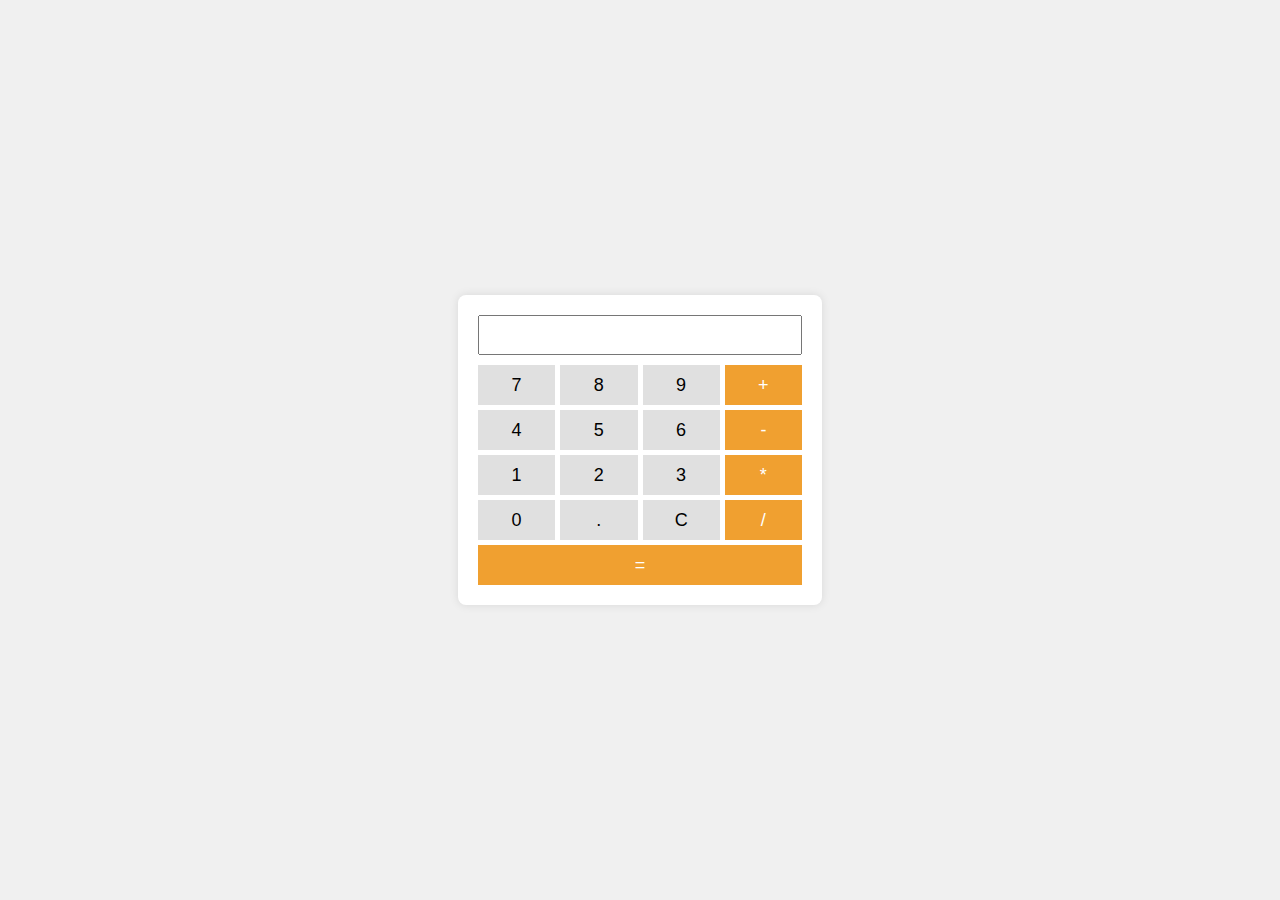
<file: Calculator/index.html>
<!DOCTYPE html>
<html lang="en">
<head>
    <meta charset="UTF-8">
    <meta name="viewport" content="width=device-width, initial-scale=1.0">
    <title>Simple Calculator</title>
    <link rel="stylesheet" href="style.css">
</head>
<body>
    <div class="calculator">
        <input type="text" id="display" readonly>
        <div class="buttons">
            <button onclick="appendToDisplay('7')">7</button>
            <button onclick="appendToDisplay('8')">8</button>
            <button onclick="appendToDisplay('9')">9</button>
            <button class="operator" onclick="appendToDisplay('+')">+</button>
            <button onclick="appendToDisplay('4')">4</button>
            <button onclick="appendToDisplay('5')">5</button>
            <button onclick="appendToDisplay('6')">6</button>
            <button class="operator" onclick="appendToDisplay('-')">-</button>
            <button onclick="appendToDisplay('1')">1</button>
            <button onclick="appendToDisplay('2')">2</button>
            <button onclick="appendToDisplay('3')">3</button>
            <button class="operator" onclick="appendToDisplay('*')">*</button>
            <button onclick="appendToDisplay('0')">0</button>
            <button onclick="appendToDisplay('.')">.</button>
            <button onclick="clearDisplay()">C</button>
            <button class="operator" onclick="appendToDisplay('/')">/</button>
            <button class="operator" onclick="calculate()" style="grid-column: span 4;">=</button>
        </div>
    </div>
    <script src="index.js"></script>
</body>
</html>
</file>
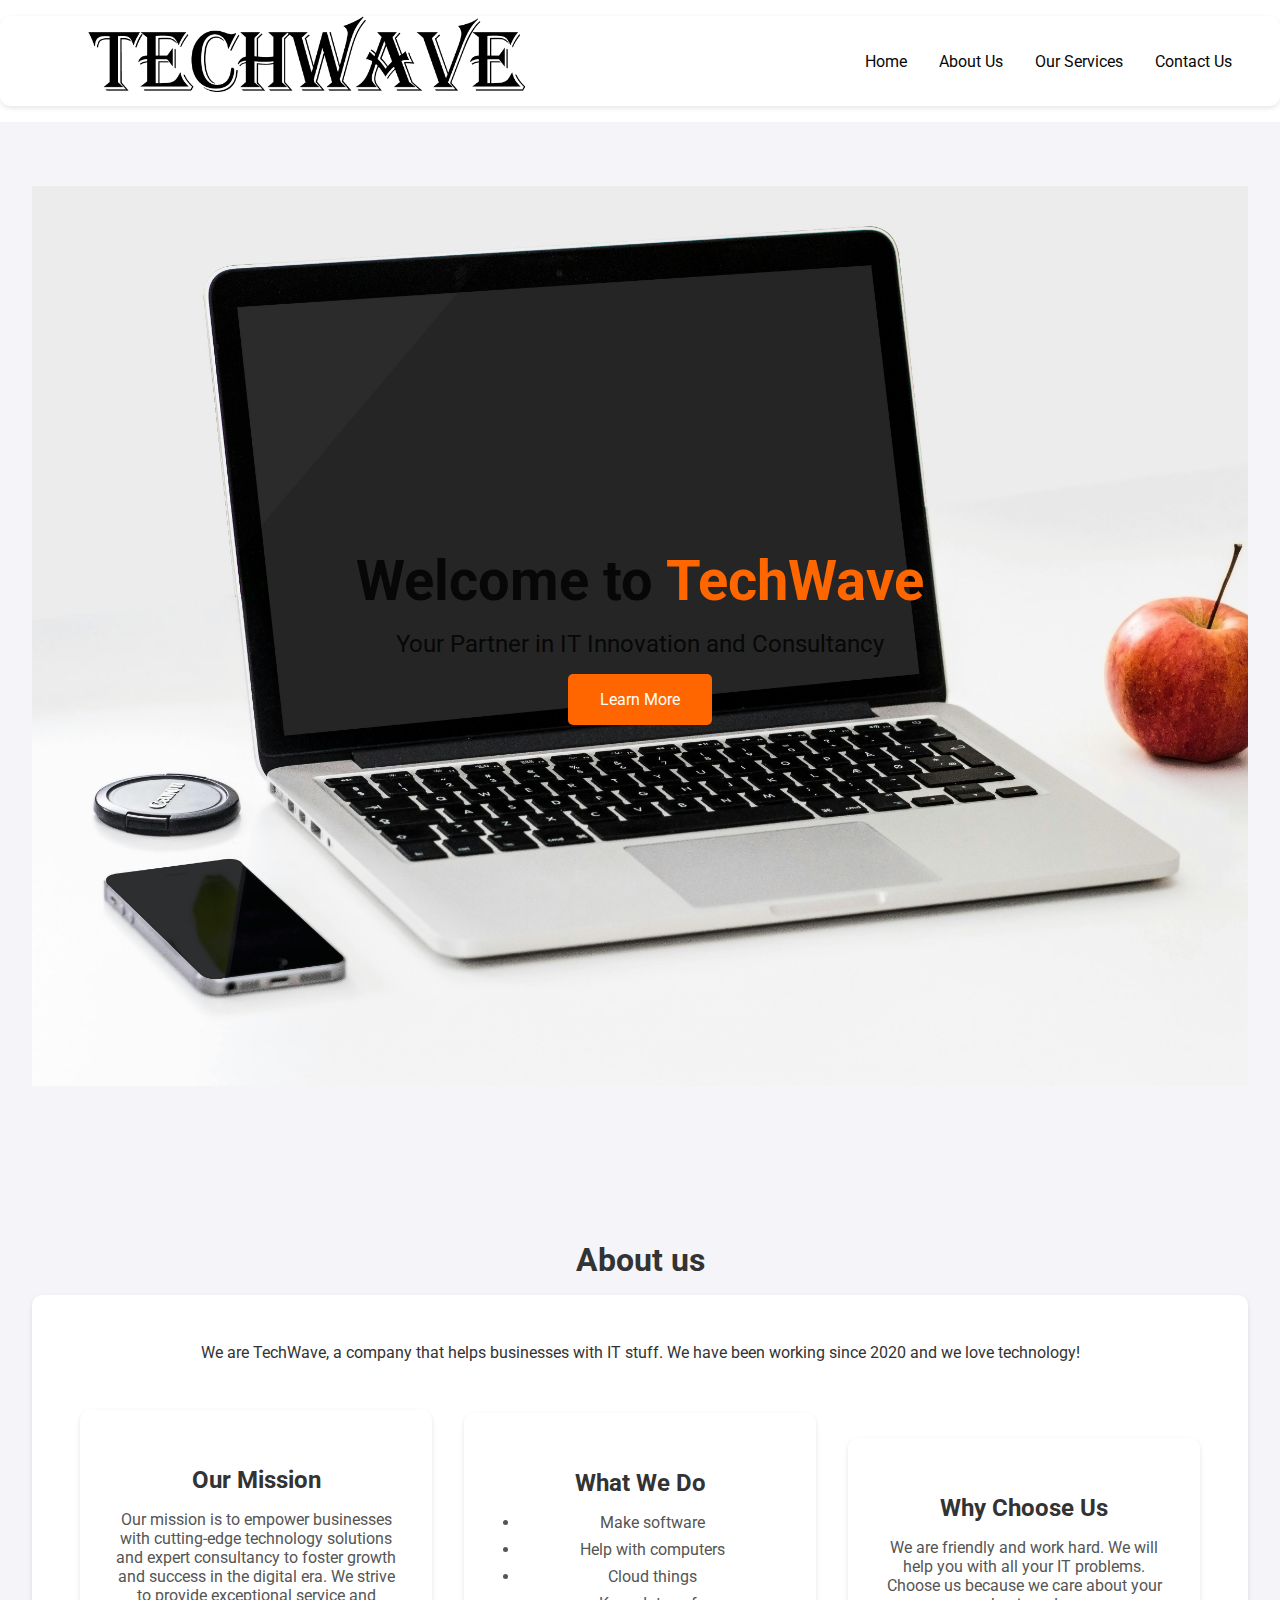
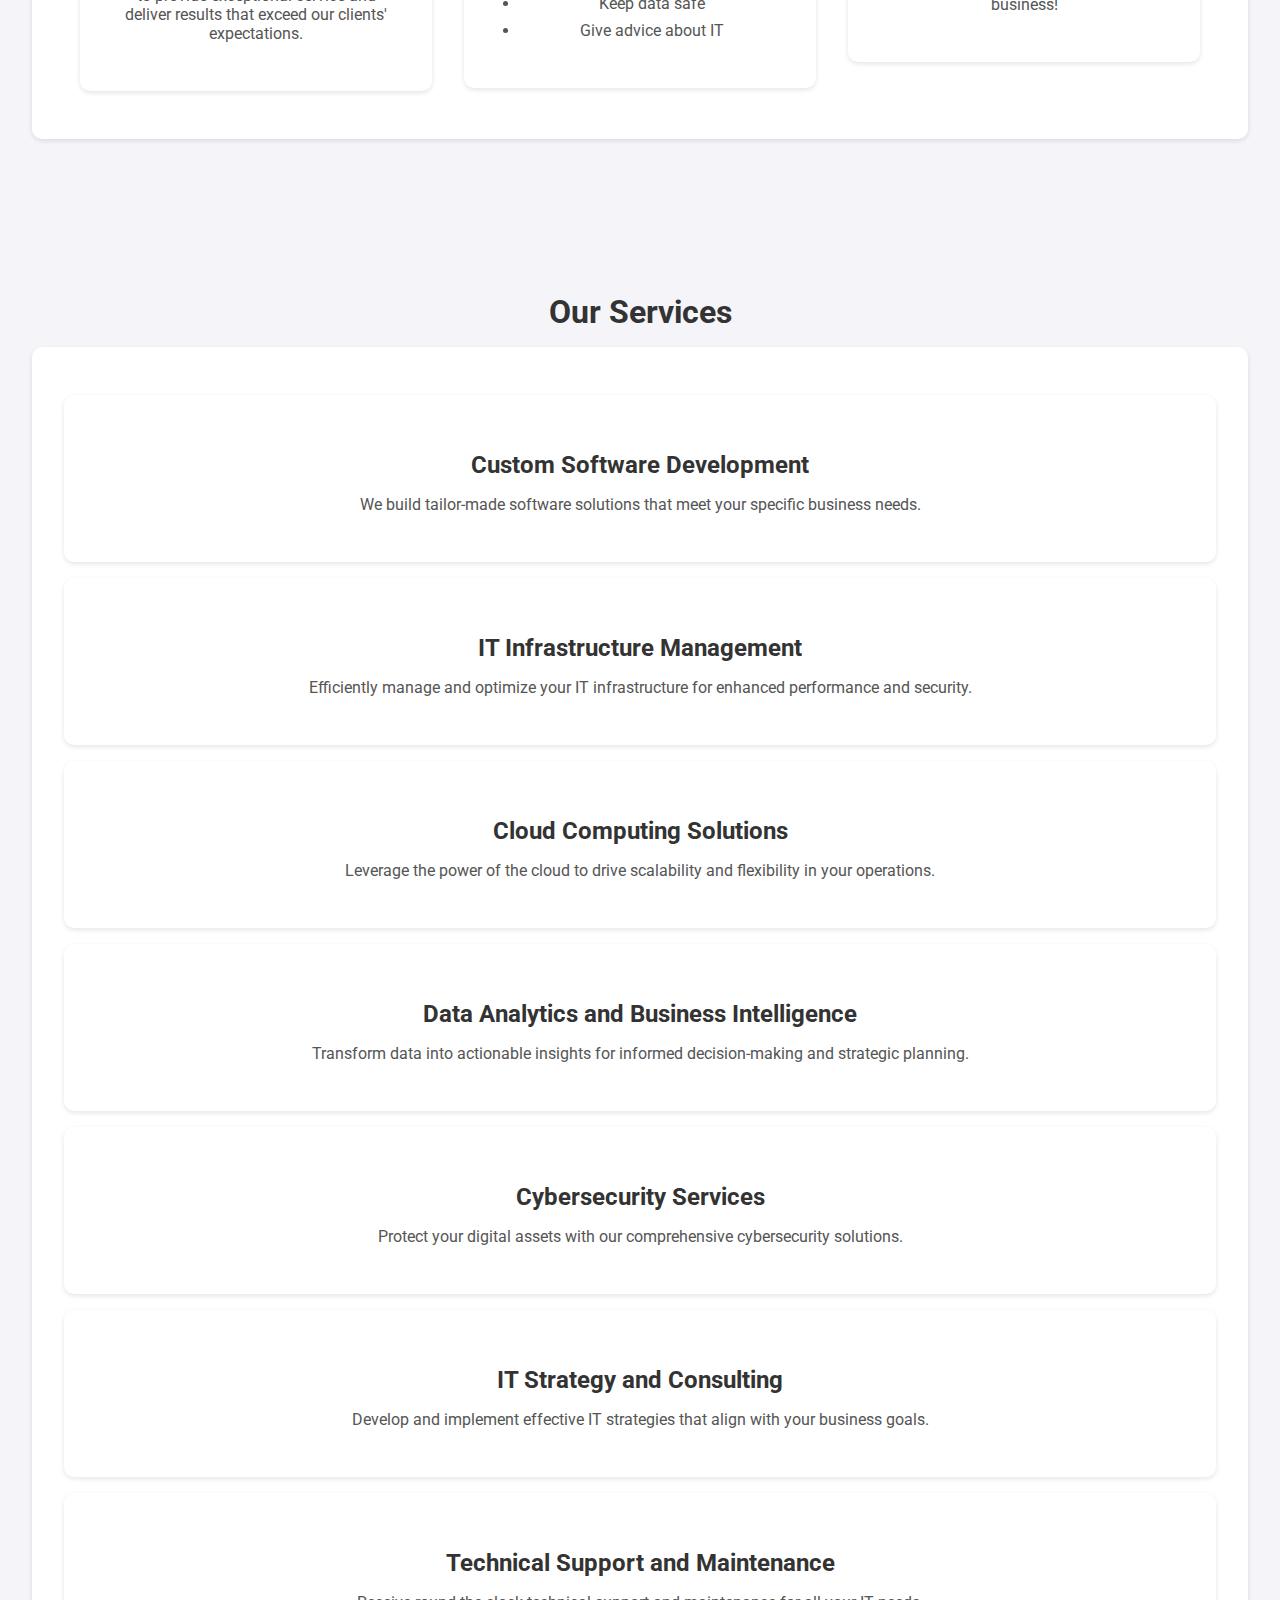
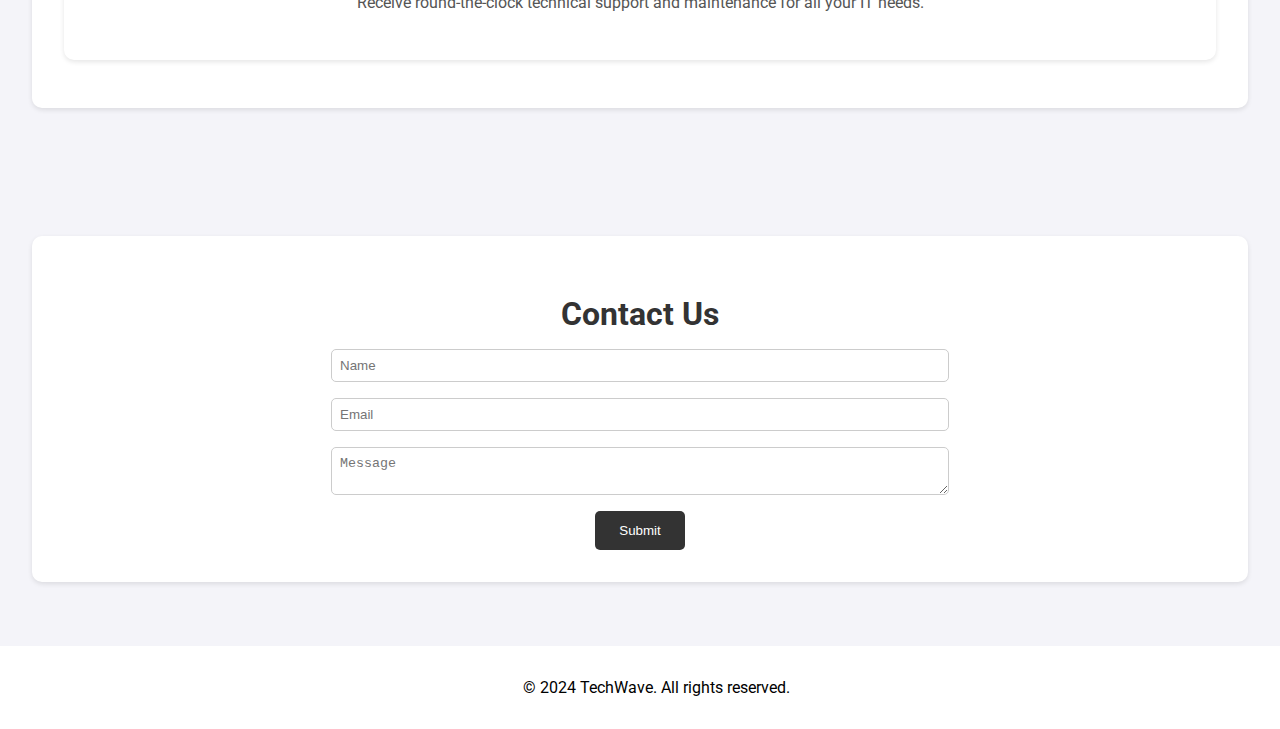
<file: Landing_page/index.html>
<!DOCTYPE html>
<html lang="en">
<head>
    <meta charset="UTF-8">
    <meta name="viewport" content="width=device-width, initial-scale=1.0">
    <title>Landing Page</title>
    <link rel="stylesheet" href="style.css">
    <link href="https://fonts.googleapis.com/css2?family=Roboto:wght@400;700&display=swap" rel="stylesheet">
</head>
<body>
    <header>
        <div class="container">
            <img src="logo.png" alt="TechWave Logo" class="logo">
            <nav>
                <ul>
                    <li><a href="#home">Home</a></li>
                    <li><a href="#about">About Us</a></li>
                    <li><a href="#services">Our Services</a></li>
                    <li><a href="#contact">Contact Us</a></li>
                </ul>
            </nav>
        </div>
    </header>

    <section id="home" >
        <div class="home">
        <div class="hero">
            <h1>Welcome to <span class="highlight">TechWave</span></h1>
            <p>Your Partner in IT Innovation and Consultancy</p>
            <a href="#about" class="btn">Learn More</a>
        </div>
    </div>
    </section>

    <section id="about">
        <H2>About us</H2>
        <div class="container">
            
            <p>We are TechWave, a company that helps businesses with IT stuff. We have been working since 2020 and we love technology!</p>
            <div class="about-content">
                <div class="about-item">
                    <h3>Our Mission</h3>
                    <p>Our mission is to empower businesses with cutting-edge technology solutions and expert consultancy to foster growth and success in the digital era. We strive to provide exceptional service and deliver results that exceed our clients' expectations.</p>
                </div>
                <div class="about-item">
                    <h3>What We Do</h3>
                    <ul>
                        <li>Make software</li>
                        <li>Help with computers</li>
                        <li>Cloud things</li>
                        <li>Keep data safe</li>
                        <li>Give advice about IT</li>
                    </ul>
                </div>
                <div class="about-item">
                    <h3>Why Choose Us</h3>
                    <p>We are friendly and work hard. We will help you with all your IT problems. Choose us because we care about your business!</p>
                </div>
            </div>
        </div>
    </section>

    <section id="services">
        <h2>Our Services</h2>
        <div class="container">
           
            <div class="service-item">
                <h3>Custom Software Development</h3>
                <p>We build tailor-made software solutions that meet your specific business needs.</p>
            </div>
            <div class="service-item">
                <h3>IT Infrastructure Management</h3>
                <p>Efficiently manage and optimize your IT infrastructure for enhanced performance and security.</p>
            </div>
            <div class="service-item">
                <h3>Cloud Computing Solutions</h3>
                <p>Leverage the power of the cloud to drive scalability and flexibility in your operations.</p>
            </div>
            <div class="service-item">
                <h3>Data Analytics and Business Intelligence</h3>
                <p>Transform data into actionable insights for informed decision-making and strategic planning.</p>
            </div>
            <div class="service-item">
                <h3>Cybersecurity Services</h3>
                <p>Protect your digital assets with our comprehensive cybersecurity solutions.</p>
            </div>
            <div class="service-item">
                <h3>IT Strategy and Consulting</h3>
                <p>Develop and implement effective IT strategies that align with your business goals.</p>
            </div>
            <div class="service-item">
                <h3>Technical Support and Maintenance</h3>
                <p>Receive round-the-clock technical support and maintenance for all your IT needs.</p>
            </div>
        </div>
    </section>

    <section id="contact">
        <div class="container">
            <h2>Contact Us</h2>
            <form action="#">
                <input type="text" placeholder="Name" required>
                <input type="email" placeholder="Email" required>
                <textarea placeholder="Message" required></textarea>
                <button type="submit">Submit</button>
            </form>
        </div>
    </section>

    <footer>
        <p>&copy; 2024 TechWave. All rights reserved.</p>
    </footer>
</body>
</html>
</file>
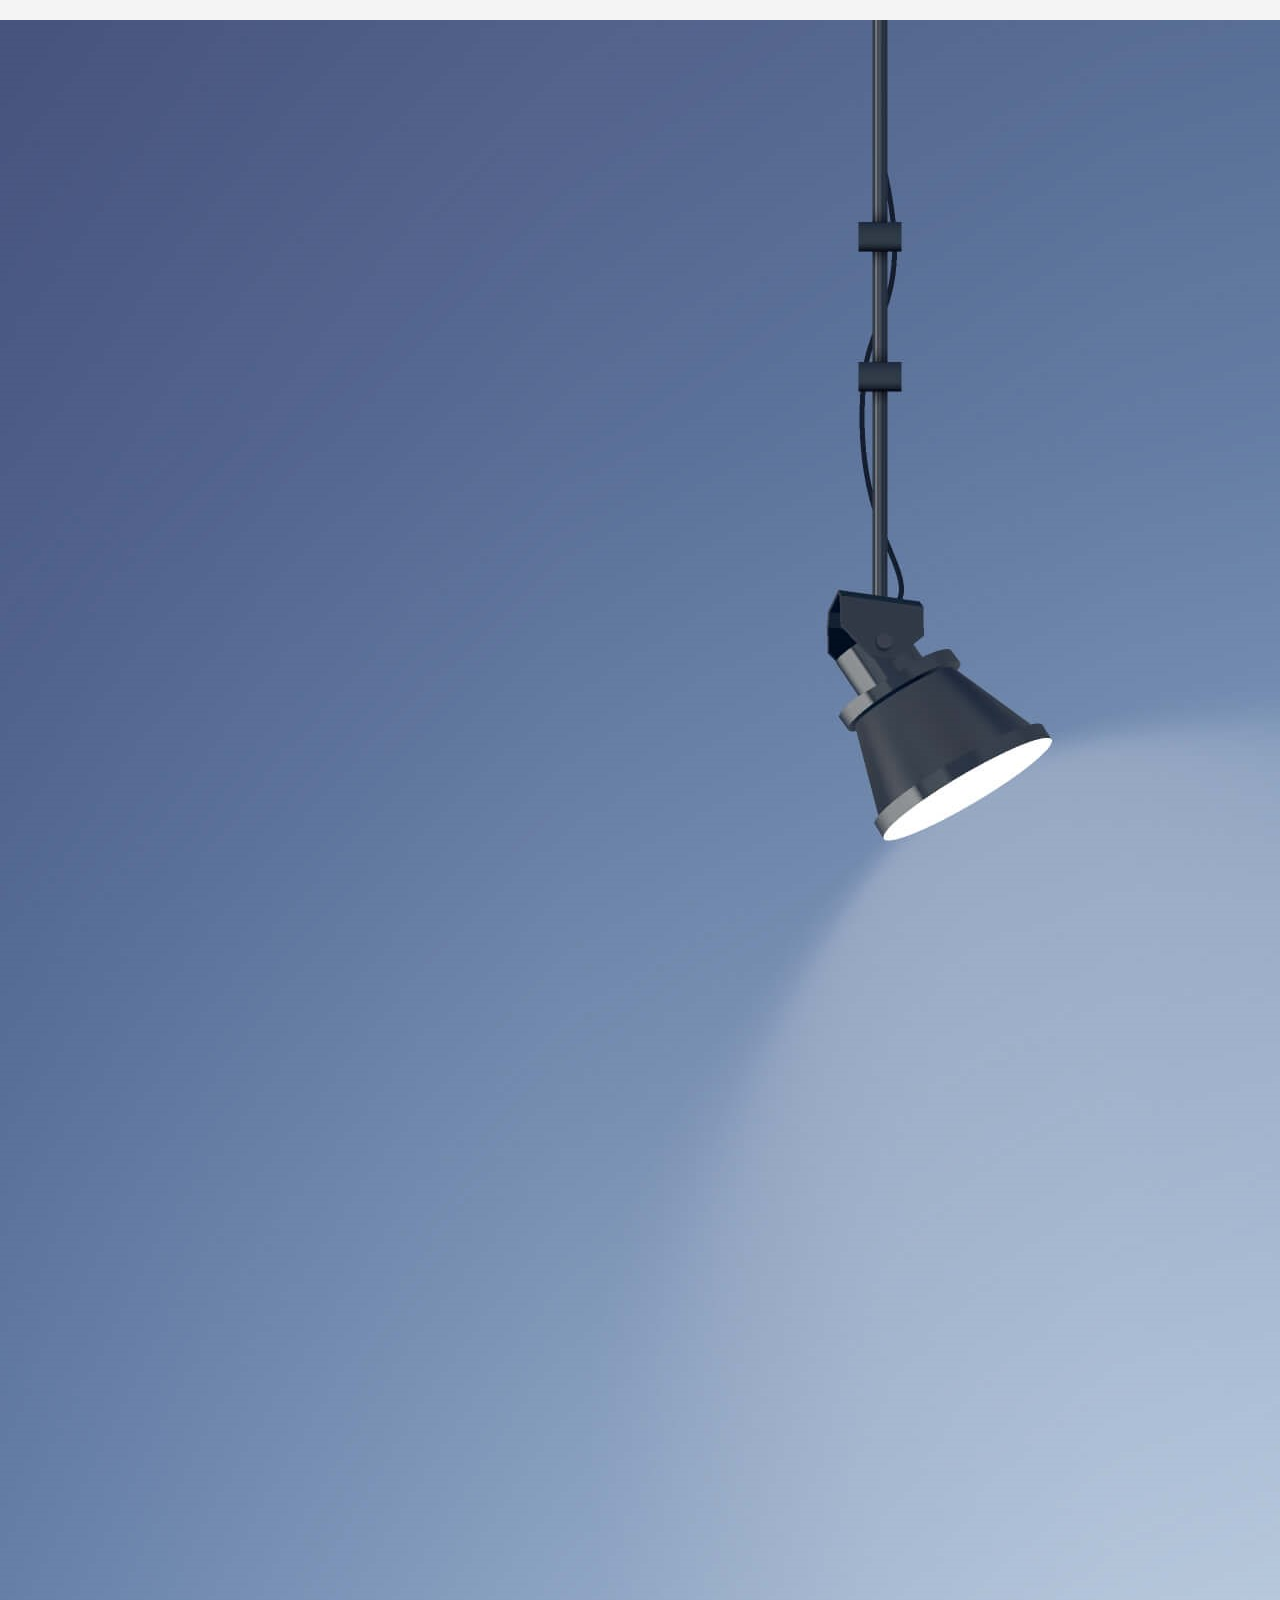
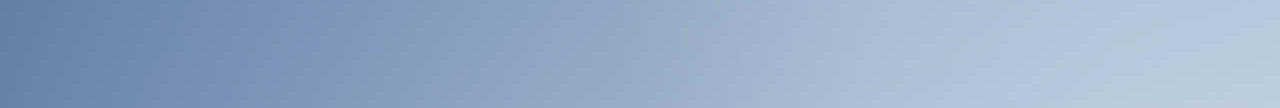
<file: Portfolio/index.html>
<!DOCTYPE html>
<html lang="en">

<head>
    <meta charset="UTF-8">
    <meta name="viewport" content="width=device-width, initial-scale=1.0">
    <title>Portfolio</title>
    <link rel="stylesheet" href="style.css">
    <link href="https://fonts.googleapis.com/css2?family=Baloo+2:wght@400;700&display=swap" rel="stylesheet">
</head>

<body>
    <header id="home">
        <img src="header.jpg" alt="Header Image">
        <div class="container">
            <h1>Portfolio</h1>
            <nav>
                <ul>
                    <a href="#home"><li>Home</li></a>
                    <a href="#about"><li>About Me</li></a>
                    <a href="#skill"><li>Skills</li></a>
                    <a href="#project"><li>Projects</li></a>
                    <a href="#contact"><li>Contact</li></a>
                </ul>
            </nav>
        </div>
        <div class="container1">
            <p class="intro">Hi!</p>
            <p class="intro">I am Kishor Kumar</p>
            <p class="intro">Fullstack Developer</p>
        </div>
    </header>
    <section id="about">
        <div class="about">
            <h1 class="title">About Me</h1>
            <div class="about-item">
                <img src="man.jpg" class="about-img" alt="About Image">
                <p>Motivated Computer Science graduate passionate about fullstack development.
                    Seeking a dynamic role to leverage my skills and creativity in developing innovative software solutions.</p>
            </div>
        </div>
    </section>
    <hr>
    <section id="skill">
        <div class="skills">
            <h1 class="title">Skills</h1>
            <ul class="skills-list">
                <li>HTML</li>
                <li>CSS</li>
                <li>JavaScript</li>
                <li>Java</li>
                <li>Flutter</li>
                <li>React</li>
                <li>Node.js</li>
                <li>SQL</li>
            </ul>
        </div>
    </section>
    <hr>
    <section id="project">
        <div class="projects">
            <h1 class="title">Projects</h1>
            <div class="project-item">
                <h3>Project 1: Personal Portfolio Website</h3>
                <p>Developed a personal portfolio website to showcase my projects and skills. Utilized HTML, CSS, and JavaScript to create a responsive and interactive design.</p>
            </div>
            <div class="project-item">
                <h3>Project 2: E-commerce Website</h3>
                <p>Built a full-stack e-commerce website using React for the frontend and Node.js for the backend. Implemented features like user authentication, product search, and payment processing.</p>
            </div>
            <div class="project-item">
                <h3>Project 3: Task Management App</h3>
                <p>Created a task management app using Flutter. The app allows users to create, update, and delete tasks, with features like notifications and priority settings.</p>
            </div>
        </div>
    </section>
     <hr>
    <section id="contact">
        <div class="contact">
            <h1 class="title">Contact</h1>
            <h3>Name: <span>Kishor Kumar</span></h3>
            <h3>Email: <span>kishor@gmail.com</span></h3>
            <h3>Phone: <span>9876543210</span></h3>
            <h3>LinkedIn: <span><a href="" target="_blank">Kishor Kumar S</a></span></h3>
        </div>
    </section>
</body>

</html>
</file>
<file: Calculator/style.css>
body {
    font-family: Arial, sans-serif;
    display: flex;
    justify-content: center;
    align-items: center;
    height: 100vh;
    margin: 0;
    background-color: #f0f0f0;
}
.calculator {
    background-color: #fff;
    border-radius: 8px;
    box-shadow: 0 0 10px rgba(0, 0, 0, 0.1);
    padding: 20px;
}
#display {
    width: 100%;
    height: 40px;
    font-size: 24px;
    text-align: right;
    margin-bottom: 10px;
    padding: 5px;
    box-sizing: border-box;
}
.buttons {
    display: grid;
    grid-template-columns: repeat(4, 1fr);
    gap: 5px;
}
button {
    width: 100%;
    height: 40px;
    font-size: 18px;
    border: none;
    background-color: #e0e0e0;
    cursor: pointer;
}
button:hover {
    background-color: #d0d0d0;
}
.operator {
    background-color: #f0a030;
    color: white;
}
.operator:hover {
    background-color: #e09020;
}
</file>
<file: Landing_page/style.css>
body {
    font-family: 'Roboto', sans-serif;
    margin: 0;
    padding: 0;
    box-sizing: border-box;
    background-color: #f4f4f9;
    color: #333;
}

header {
    background-color: #fff;
    color: #000;
    padding: 1rem 0;
}

header .container {
    display: flex;
    justify-content: space-between;
    align-items: center;
    max-width: 1400px;
    margin: 0 auto;
    padding: 0 2rem;
}

header .logo {
    height: 90px;
    padding-left: 50px;
}

header nav ul {
    list-style: none;
    display: flex;
    padding: 0;
}

header nav ul li {
    margin: 0 1rem;
}

header nav ul li a {
    color: #080808;
    text-decoration: none;
    transition: color 0.3s;
}

header nav ul li a:hover {
    color: #ff6600;
}

.home{
    background-color: #f4f4f9;
    border-radius: 40px;
}

.hero {
    background: url('background.jpg') no-repeat center center/cover;
    color: #070707;
    height: 100vh;
    display: flex;
    flex-direction: column;
    justify-content: center;
    align-items: center;
    text-align: center;
}

.hero h1 {
    font-size: 3.5rem;
    margin: 0;
}

.hero p {
    font-size: 1.5rem;
    margin: 1rem 0;
}

.hero .highlight {
    color: #ff6600;
    transition: color 0.3s;
}

.hero .btn {
    background-color: #ff6600;
    color: #fff;
    padding: 1rem 2rem;
    text-decoration: none;
    border-radius: 5px;
    transition: background-color 0.3s;
}

.hero .btn:hover {
    background-color: #e55d00;
}

.about-content {
    display: flex;
    flex-wrap: wrap;
    justify-content: space-around;
    margin-top: 2rem;
    justify-content: center;
    align-items: center;
}

.about-item {
    background-color: #fff;
    padding: 2rem;
    margin: 1rem;
    border-radius: 10px;
    box-shadow: 0 2px 5px rgba(0,0,0,0.1);
    min-width: 250px;
    max-width: 30%;
    flex: 3  ;
}

.about-item h3 {
    margin-bottom: 1rem;
    font-size: 1.5rem;
    color: #333;
}

.about-item p, .about-item ul {
    font-size: 1rem;
    color: #555;
}

.about-item ul {
    list-style-type: disc;
    padding-left: 1.5rem;
}

.about-item ul li {
    margin-bottom: 0.5rem;
}

.service-item {
    background-color: #fff;
    padding: 2rem;
    margin: 1rem 0;
    border-radius: 10px;
    box-shadow: 0 2px 5px rgba(0,0,0,0.1);
}

.service-item h3 {
    margin-bottom: 1rem;
    font-size: 1.5rem;
    color: #333;
}

.service-item p {
    font-size: 1rem;
    color: #555;
}


section {
    padding: 4rem 2rem;
    text-align: center;
}

section h2 {
    margin-bottom: 1rem;
    font-size: 2rem;
}

.container {
    background-color: #fff;
    padding: 2rem;
    border-radius: 10px;
    box-shadow: 0 2px 5px rgba(0,0,0,0.1);
}

form {
    display: flex;
    flex-direction: column;
    align-items: center;
    max-width: 600px;
    margin: 0 auto;
}

form input, form textarea {
    width: 100%;
    margin-bottom: 1rem;
    padding: 0.5rem;
    border: 1px solid #ccc;
    border-radius: 5px;
}

form button {
    background-color: #333;
    color: #fff;
    padding: 0.75rem 1.5rem;
    border: none;
    border-radius: 5px;
    cursor: pointer;
    transition: background-color 0.3s;
}

form button:hover {
    background-color: #555;
}

footer {
    background-color: #fff;
    color: #000000;
    text-align: center;
    padding: 1rem;
    width: 100%;
    bottom: 0;
}
</file>
<file: Portfolio/style.css>
* {
    margin: 0;
    padding: 0;
    box-sizing: border-box;
    font-family: cursive;
}
body {
    font-family: 'Poppins', sans-serif;
    line-height: 1.6;
    color: #333;
    background-color: #f4f4f4;
}
.container {
    max-width: 1200px;
    margin: 0 auto;
    padding: 0 20px;
}
header {
    background-color: transparent;
    color: #ecf0f1;
    padding: 20px 0;
    position: fixed;
    width: 100%;
    top: 0;
    z-index: 1000;
}
nav {
    display: flex;
    justify-content: space-between;
    align-items: center;
}
nav ul {
    display: flex;
    list-style: none;
}
nav ul li {
    margin-left: 20px;
}
nav a {
    color: #ecf0f1;
    text-decoration: none;
    font-weight: 600;
    transition: color 0.3s ease;
}
nav a:hover {
    color: #3498db;
}
.hero {
    background-image: url('header.jpg');
    background-size: cover;
    background-position: center;
    height: 100vh;
    display: flex;
    align-items: center;
    text-align: center;
    color: #fff;
    position: relative;
}
.hero::after {
    content: '';
    position: absolute;
    top: 0;
    left: 0;
    width: 100%;
    height: 100%;
    background: rgba(0, 0, 0, 0.5);
}
.hero-content {
    position: relative;
    z-index: 1;
}
.hero h1 {
    font-size: 4rem;
    margin-bottom: 20px;
}
.hero p {
    font-size: 1.5rem;
    margin-bottom: 10px;
}
section {
    padding: 80px 0;
}
.section-title {
    text-align: center;
    margin-bottom: 40px;
    font-size: 2.5rem;
    color: #2c3e50;
}
.about-content {
    display: flex;
    align-items: center;
    justify-content: space-between;
}
.about-img {
    width: 40%;
    border-radius: 10px;
}
.about-text {
    width: 55%;
}
.skills-list {
    display: flex;
    flex-wrap: wrap;
    justify-content: center;
    gap: 20px;
}
.skill-item {
    background-color: #3498db;
    color: #fff;
    padding: 10px 20px;
    border-radius: 5px;
    font-weight: 600;
}
.project-grid {
    display: grid;
    grid-template-columns: repeat(auto-fit, minmax(300px, 1fr));
    gap: 30px;
}
.project-item {
    background-color: #fff;
    border-radius: 10px;
    overflow: hidden;
    box-shadow: 0 4px 6px rgba(0, 0, 0, 0.1);
    transition: transform 0.3s ease;
}
.project-item:hover {
    transform: translateY(-5px);
}
.project-content {
    padding: 20px;
}
.project-title {
    font-size: 1.2rem;
    margin-bottom: 10px;
    color: #2c3e50;
}
.contact-info {
    text-align: center;
}
.contact-item {
    margin-bottom: 20px;
}
.contact-item a {
    color: #3498db;
    text-decoration: none;
}
</file>
